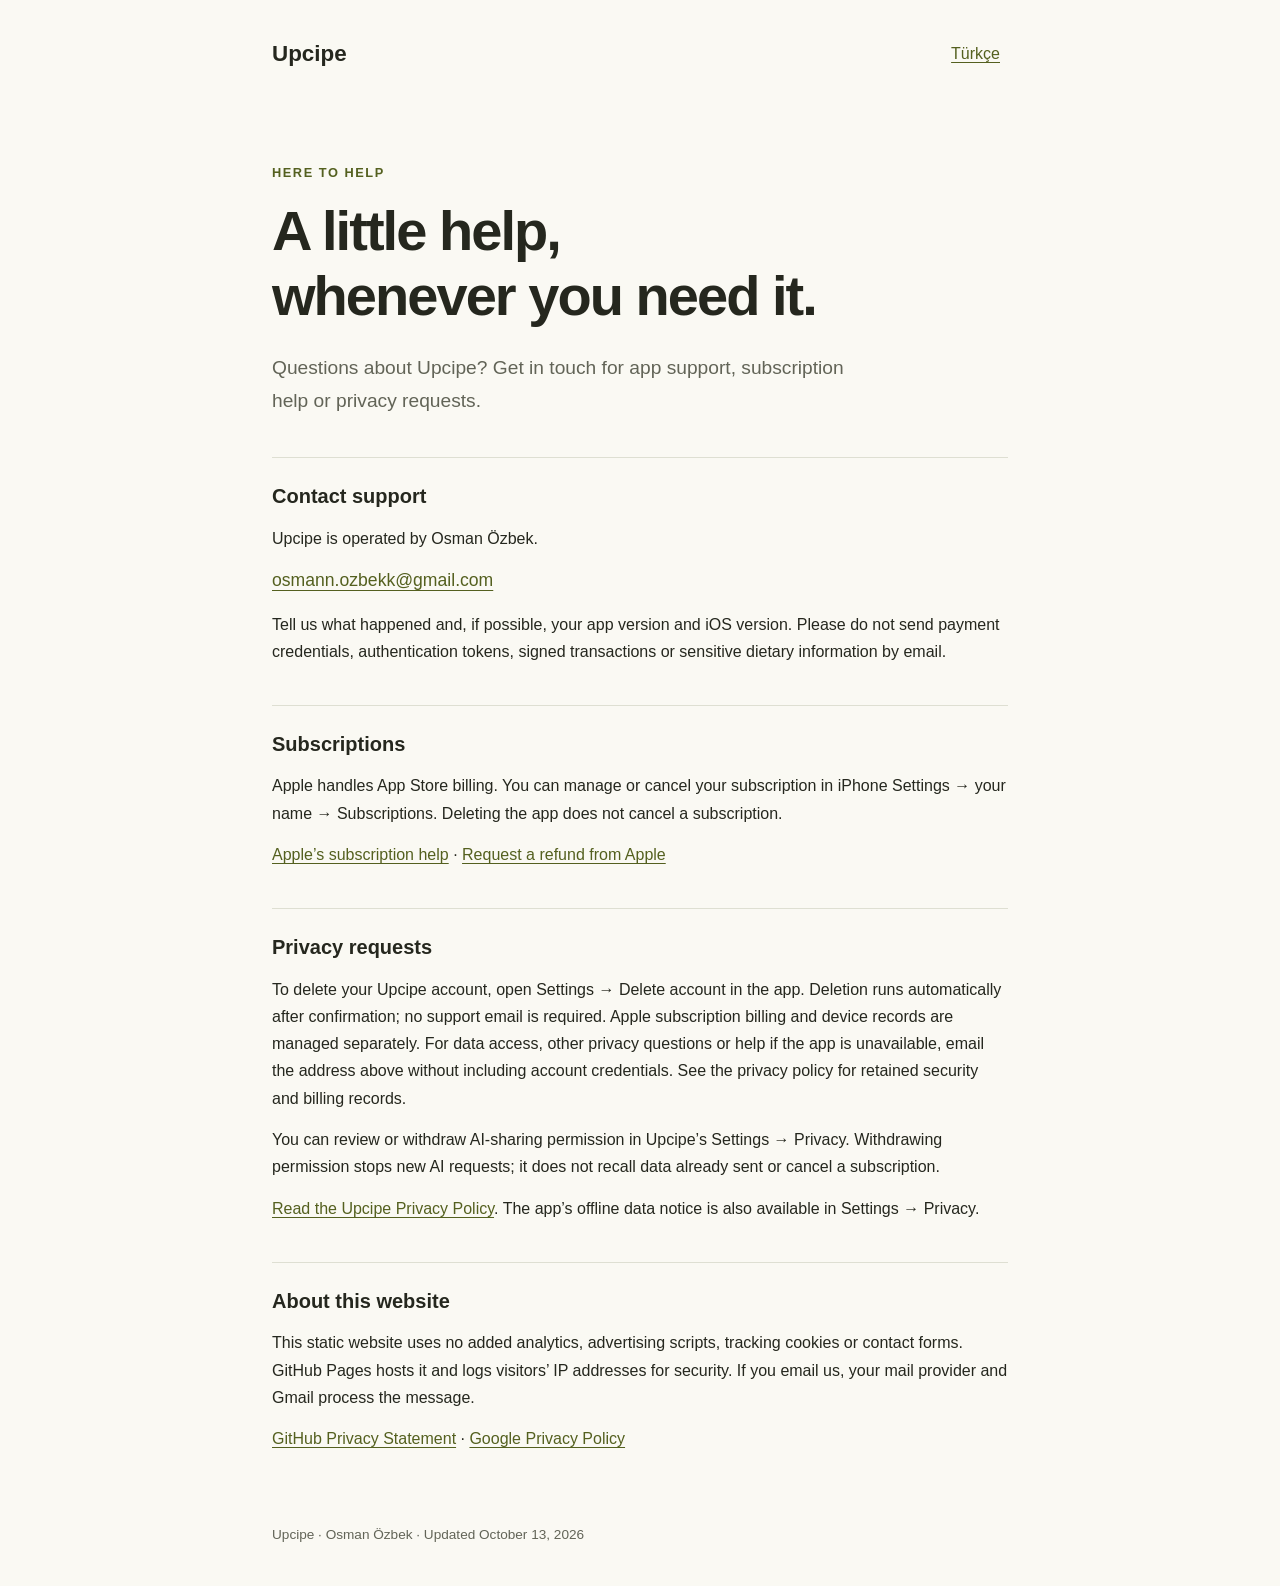
<file: index.html>
<!doctype html>
<html lang="en">
<head>
  <meta charset="utf-8">
  <meta name="viewport" content="width=device-width, initial-scale=1">
  <meta name="description" content="Contact Upcipe support for help with recipes, subscriptions or privacy requests.">
  <meta name="referrer" content="no-referrer">
  <title>Upcipe · Support</title>
  <link rel="stylesheet" href="style.css">
</head>
<body>
  <a class="skip" href="#main">Skip to content</a>
  <header><a class="brand" href="./">Upcipe</a><nav aria-label="Language"><a href="tr/" lang="tr" hreflang="tr">Türkçe</a></nav></header>
  <main id="main">
    <p class="eyebrow">HERE TO HELP</p>
    <h1>A little help,<br>whenever you need it.</h1>
    <p class="intro">Questions about Upcipe? Get in touch for app support, subscription help or privacy requests.</p>
    <section aria-labelledby="contact"><h2 id="contact">Contact support</h2>
      <p>Upcipe is operated by Osman Özbek.</p>
      <p><a class="email" href="mailto:osmann.ozbekk@gmail.com">osmann.ozbekk@gmail.com</a></p>
      <p>Tell us what happened and, if possible, your app version and iOS version. Please do not send payment credentials, authentication tokens, signed transactions or sensitive dietary information by email.</p>
    </section>
    <section aria-labelledby="subscriptions"><h2 id="subscriptions">Subscriptions</h2>
      <p>Apple handles App Store billing. You can manage or cancel your subscription in iPhone Settings → your name → Subscriptions. Deleting the app does not cancel a subscription.</p>
      <p><a href="https://support.apple.com/en-us/118428">Apple’s subscription help</a> · <a href="https://reportaproblem.apple.com/">Request a refund from Apple</a></p>
    </section>
    <section aria-labelledby="privacy"><h2 id="privacy">Privacy requests</h2>
      <p>To delete your Upcipe account, open Settings → Delete account in the app. Deletion runs automatically after confirmation; no support email is required. Apple subscription billing and device records are managed separately. For data access, other privacy questions or help if the app is unavailable, email the address above without including account credentials. See the privacy policy for retained security and billing records.</p>
      <p>You can review or withdraw AI-sharing permission in Upcipe’s Settings → Privacy. Withdrawing permission stops new AI requests; it does not recall data already sent or cancel a subscription.</p>
      <p><a href="privacy/">Read the Upcipe Privacy Policy</a>. The app’s offline data notice is also available in Settings → Privacy.</p>
    </section>
    <section aria-labelledby="website"><h2 id="website">About this website</h2>
      <p>This static website uses no added analytics, advertising scripts, tracking cookies or contact forms. GitHub Pages hosts it and logs visitors’ IP addresses for security. If you email us, your mail provider and Gmail process the message.</p>
      <p><a href="https://docs.github.com/en/site-policy/privacy-policies/github-general-privacy-statement">GitHub Privacy Statement</a> · <a href="https://policies.google.com/privacy">Google Privacy Policy</a></p>
    </section>
  </main>
  <footer>Upcipe · Osman Özbek · Updated October 13, 2026</footer>
</body>
</html>
</file>
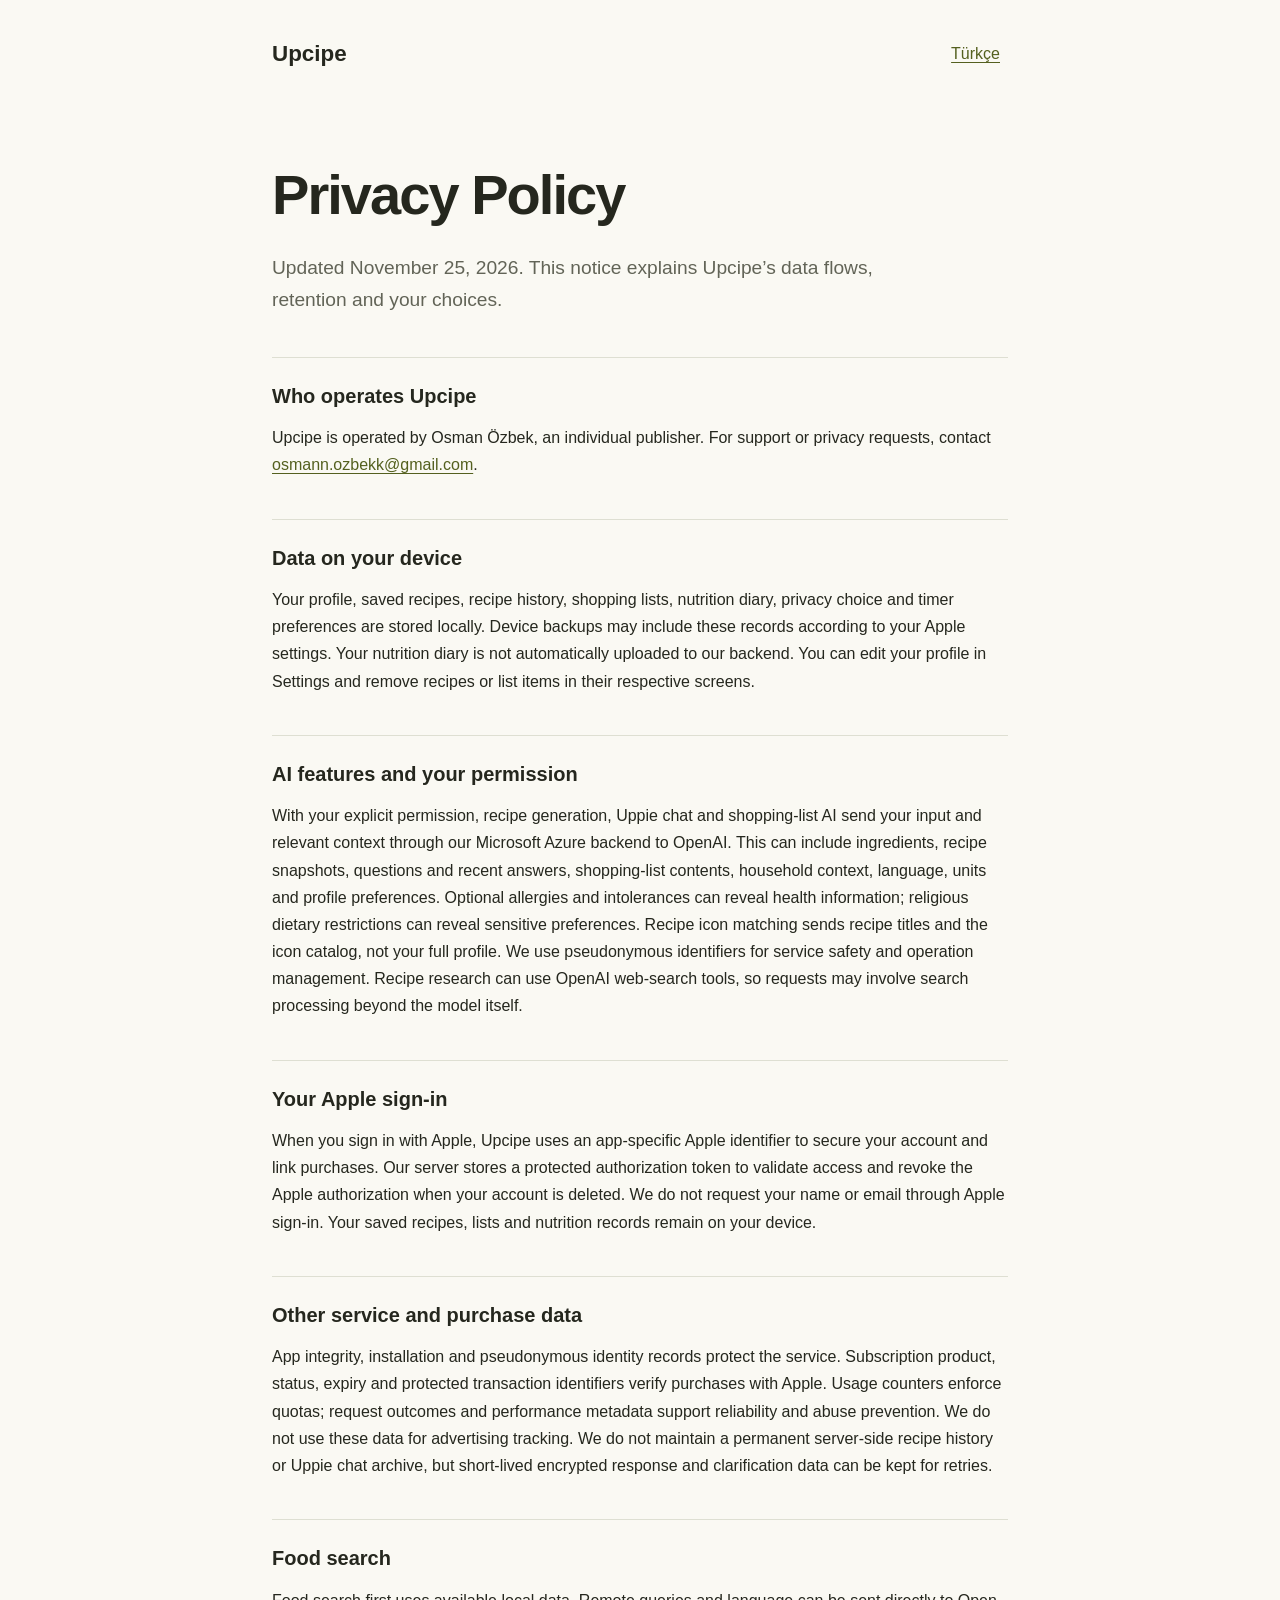
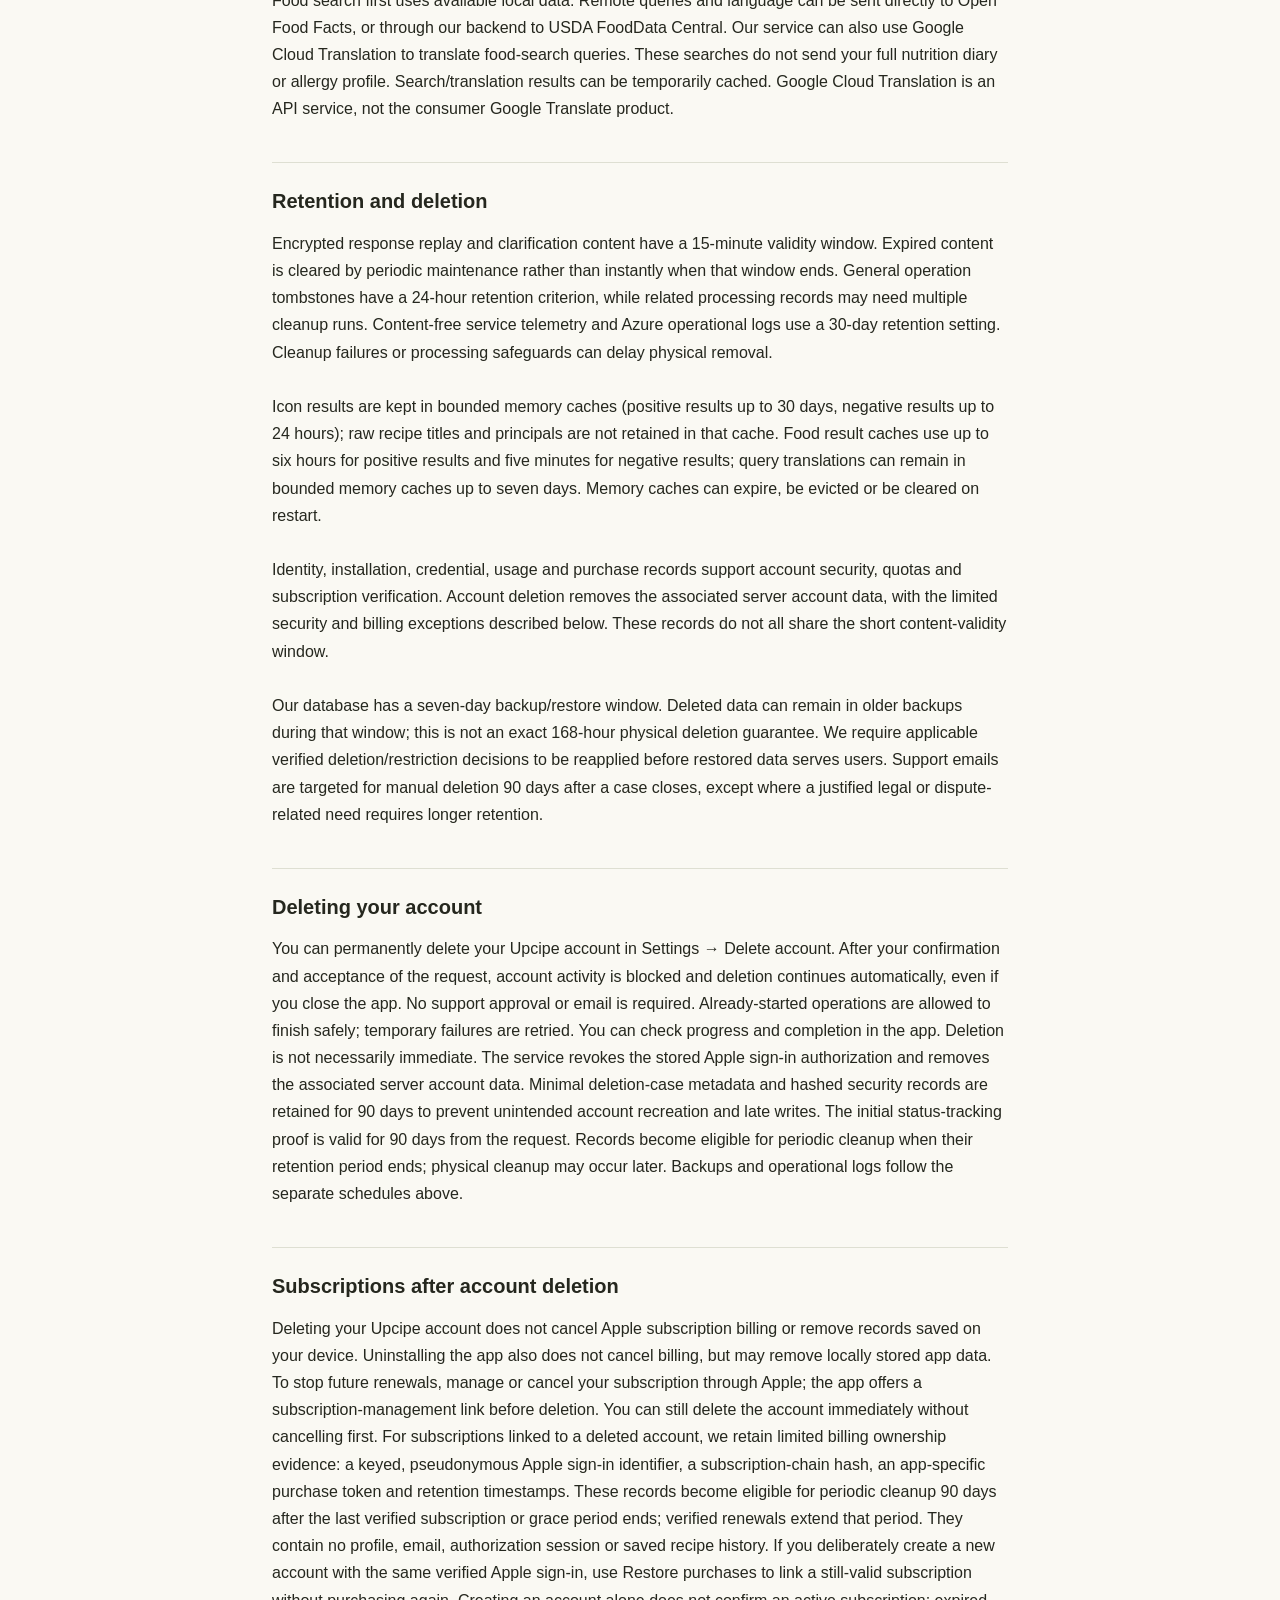
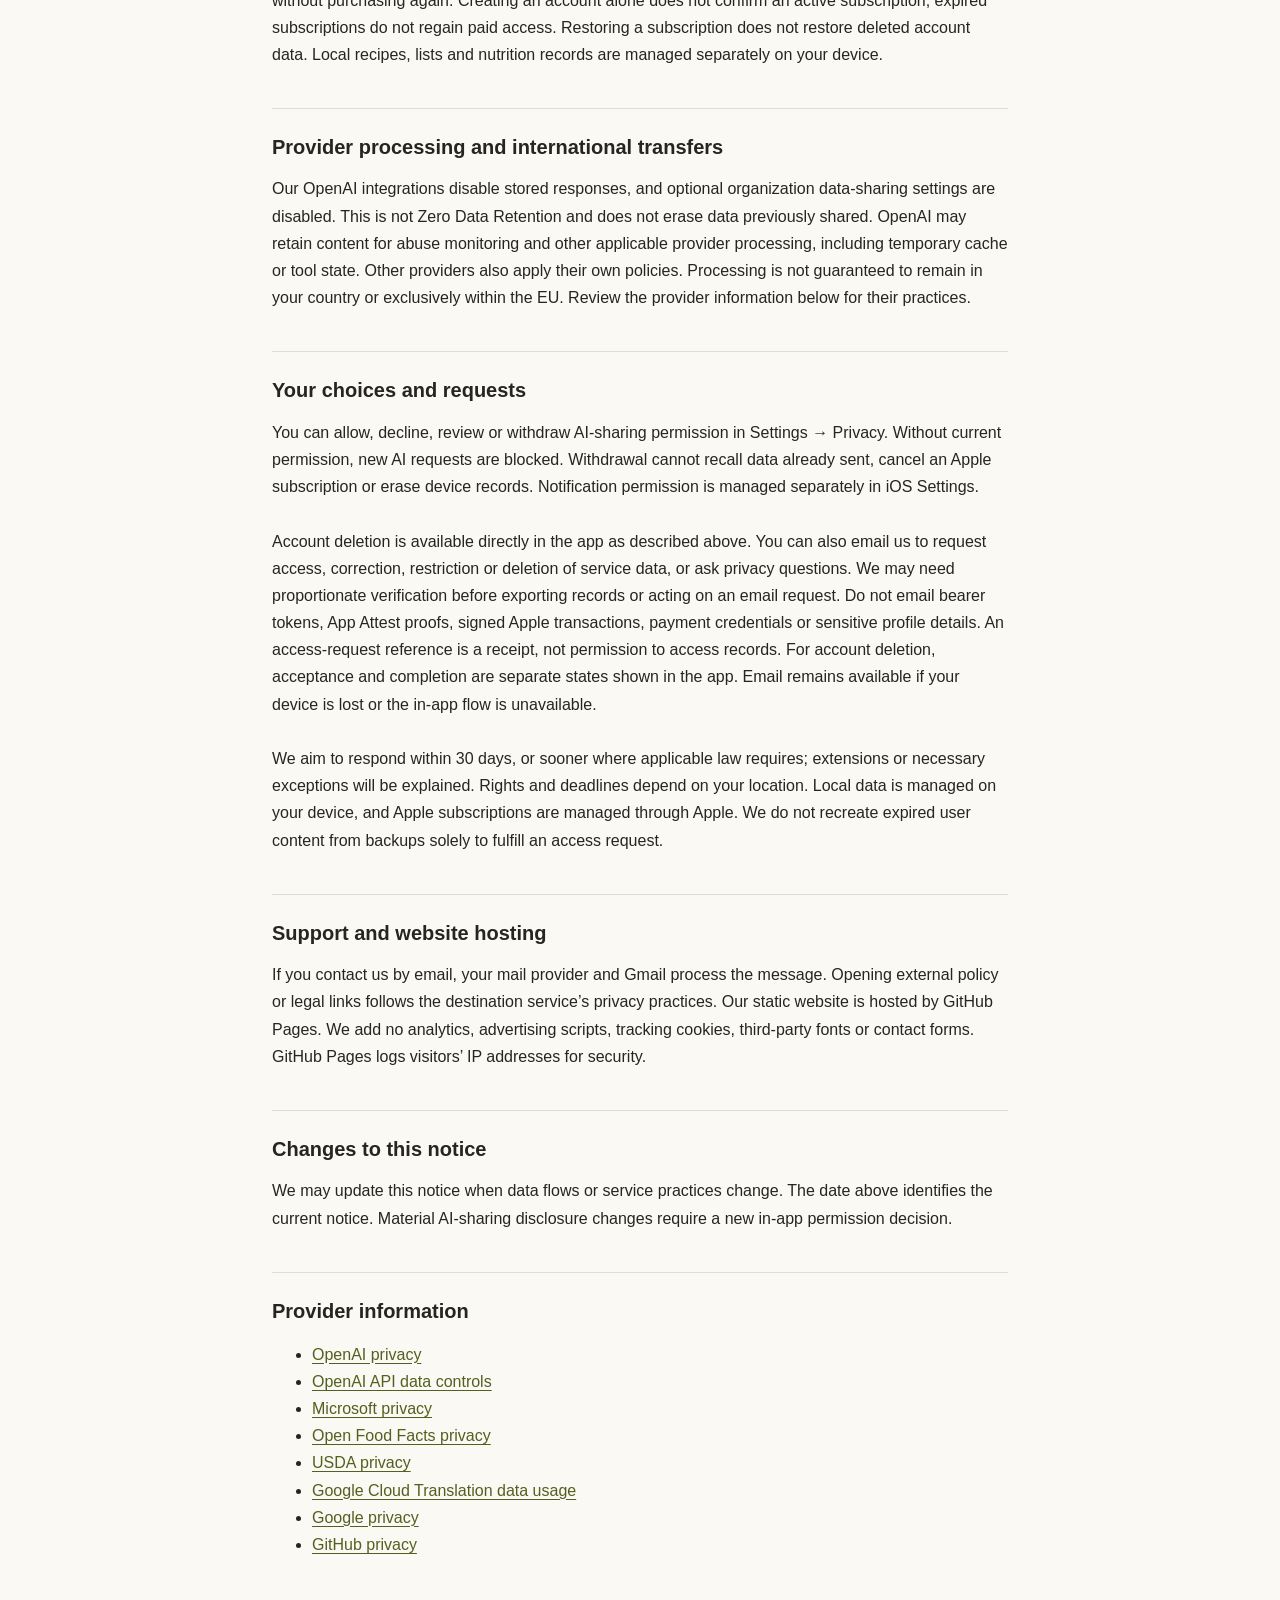
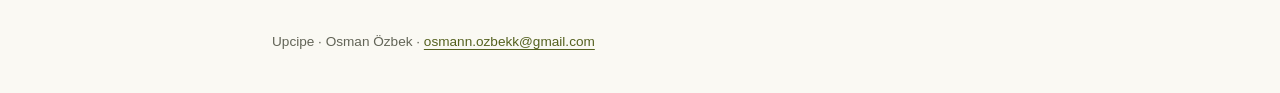
<file: privacy/index.html>
<!doctype html>
<html lang="en">
<head>
<meta charset="utf-8"><meta name="viewport" content="width=device-width, initial-scale=1">
<meta name="referrer" content="no-referrer">
<title>Upcipe · Privacy Policy</title>
<link rel="stylesheet" href="../style.css">
</head>
<body>
<a class="skip" href="#main">Skip to content</a>
<header><a class="brand" href="../">Upcipe</a><nav aria-label="Language"><a href="tr/" lang="tr">Türkçe</a></nav></header>
<main id="main"><h1>Privacy Policy</h1>
<p class="intro">Updated November 25, 2026. This notice explains Upcipe’s data flows, retention and your choices.</p>
<section><h2>Who operates Upcipe</h2><p>Upcipe is operated by Osman Özbek, an individual publisher. For support or privacy requests, contact <a href="mailto:osmann.ozbekk@gmail.com">osmann.ozbekk@gmail.com</a>.</p></section>
<section><h2>Data on your device</h2><p>Your profile, saved recipes, recipe history, shopping lists, nutrition diary, privacy choice and timer preferences are stored locally. Device backups may include these records according to your Apple settings. Your nutrition diary is not automatically uploaded to our backend. You can edit your profile in Settings and remove recipes or list items in their respective screens.</p></section>
<section><h2>AI features and your permission</h2><p>With your explicit permission, recipe generation, Uppie chat and shopping-list AI send your input and relevant context through our Microsoft Azure backend to OpenAI. This can include ingredients, recipe snapshots, questions and recent answers, shopping-list contents, household context, language, units and profile preferences. Optional allergies and intolerances can reveal health information; religious dietary restrictions can reveal sensitive preferences. Recipe icon matching sends recipe titles and the icon catalog, not your full profile. We use pseudonymous identifiers for service safety and operation management. Recipe research can use OpenAI web-search tools, so requests may involve search processing beyond the model itself.</p></section>
<section><h2>Your Apple sign-in</h2><p>When you sign in with Apple, Upcipe uses an app-specific Apple identifier to secure your account and link purchases. Our server stores a protected authorization token to validate access and revoke the Apple authorization when your account is deleted. We do not request your name or email through Apple sign-in. Your saved recipes, lists and nutrition records remain on your device.</p></section>
<section><h2>Other service and purchase data</h2><p>App integrity, installation and pseudonymous identity records protect the service. Subscription product, status, expiry and protected transaction identifiers verify purchases with Apple. Usage counters enforce quotas; request outcomes and performance metadata support reliability and abuse prevention. We do not use these data for advertising tracking. We do not maintain a permanent server-side recipe history or Uppie chat archive, but short-lived encrypted response and clarification data can be kept for retries.</p></section>
<section><h2>Food search</h2><p>Food search first uses available local data. Remote queries and language can be sent directly to Open Food Facts, or through our backend to USDA FoodData Central. Our service can also use Google Cloud Translation to translate food-search queries. These searches do not send your full nutrition diary or allergy profile. Search/translation results can be temporarily cached. Google Cloud Translation is an API service, not the consumer Google Translate product.</p></section>
<section><h2>Retention and deletion</h2><p>Encrypted response replay and clarification content have a 15-minute validity window. Expired content is cleared by periodic maintenance rather than instantly when that window ends. General operation tombstones have a 24-hour retention criterion, while related processing records may need multiple cleanup runs. Content-free service telemetry and Azure operational logs use a 30-day retention setting. Cleanup failures or processing safeguards can delay physical removal.<br><br>Icon results are kept in bounded memory caches (positive results up to 30 days, negative results up to 24 hours); raw recipe titles and principals are not retained in that cache. Food result caches use up to six hours for positive results and five minutes for negative results; query translations can remain in bounded memory caches up to seven days. Memory caches can expire, be evicted or be cleared on restart.<br><br>Identity, installation, credential, usage and purchase records support account security, quotas and subscription verification. Account deletion removes the associated server account data, with the limited security and billing exceptions described below. These records do not all share the short content-validity window.<br><br>Our database has a seven-day backup/restore window. Deleted data can remain in older backups during that window; this is not an exact 168-hour physical deletion guarantee. We require applicable verified deletion/restriction decisions to be reapplied before restored data serves users. Support emails are targeted for manual deletion 90 days after a case closes, except where a justified legal or dispute-related need requires longer retention.</p></section>
<section><h2>Deleting your account</h2><p>You can permanently delete your Upcipe account in Settings → Delete account. After your confirmation and acceptance of the request, account activity is blocked and deletion continues automatically, even if you close the app. No support approval or email is required. Already-started operations are allowed to finish safely; temporary failures are retried. You can check progress and completion in the app. Deletion is not necessarily immediate. The service revokes the stored Apple sign-in authorization and removes the associated server account data. Minimal deletion-case metadata and hashed security records are retained for 90 days to prevent unintended account recreation and late writes. The initial status-tracking proof is valid for 90 days from the request. Records become eligible for periodic cleanup when their retention period ends; physical cleanup may occur later. Backups and operational logs follow the separate schedules above.</p></section>
<section><h2>Subscriptions after account deletion</h2><p>Deleting your Upcipe account does not cancel Apple subscription billing or remove records saved on your device. Uninstalling the app also does not cancel billing, but may remove locally stored app data. To stop future renewals, manage or cancel your subscription through Apple; the app offers a subscription-management link before deletion. You can still delete the account immediately without cancelling first. For subscriptions linked to a deleted account, we retain limited billing ownership evidence: a keyed, pseudonymous Apple sign-in identifier, a subscription-chain hash, an app-specific purchase token and retention timestamps. These records become eligible for periodic cleanup 90 days after the last verified subscription or grace period ends; verified renewals extend that period. They contain no profile, email, authorization session or saved recipe history. If you deliberately create a new account with the same verified Apple sign-in, use Restore purchases to link a still-valid subscription without purchasing again. Creating an account alone does not confirm an active subscription; expired subscriptions do not regain paid access. Restoring a subscription does not restore deleted account data. Local recipes, lists and nutrition records are managed separately on your device.</p></section>
<section><h2>Provider processing and international transfers</h2><p>Our OpenAI integrations disable stored responses, and optional organization data-sharing settings are disabled. This is not Zero Data Retention and does not erase data previously shared. OpenAI may retain content for abuse monitoring and other applicable provider processing, including temporary cache or tool state. Other providers also apply their own policies. Processing is not guaranteed to remain in your country or exclusively within the EU. Review the provider information below for their practices.</p></section>
<section><h2>Your choices and requests</h2><p>You can allow, decline, review or withdraw AI-sharing permission in Settings → Privacy. Without current permission, new AI requests are blocked. Withdrawal cannot recall data already sent, cancel an Apple subscription or erase device records. Notification permission is managed separately in iOS Settings.<br><br>Account deletion is available directly in the app as described above. You can also email us to request access, correction, restriction or deletion of service data, or ask privacy questions. We may need proportionate verification before exporting records or acting on an email request. Do not email bearer tokens, App Attest proofs, signed Apple transactions, payment credentials or sensitive profile details. An access-request reference is a receipt, not permission to access records. For account deletion, acceptance and completion are separate states shown in the app. Email remains available if your device is lost or the in-app flow is unavailable.<br><br>We aim to respond within 30 days, or sooner where applicable law requires; extensions or necessary exceptions will be explained. Rights and deadlines depend on your location. Local data is managed on your device, and Apple subscriptions are managed through Apple. We do not recreate expired user content from backups solely to fulfill an access request.</p></section>
<section><h2>Support and website hosting</h2><p>If you contact us by email, your mail provider and Gmail process the message. Opening external policy or legal links follows the destination service’s privacy practices. Our static website is hosted by GitHub Pages. We add no analytics, advertising scripts, tracking cookies, third-party fonts or contact forms. GitHub Pages logs visitors’ IP addresses for security.</p></section>
<section><h2>Changes to this notice</h2><p>We may update this notice when data flows or service practices change. The date above identifies the current notice. Material AI-sharing disclosure changes require a new in-app permission decision.</p></section>
<section><h2>Provider information</h2><ul>
<li><a href="https://openai.com/policies/privacy-policy/">OpenAI privacy</a></li>
<li><a href="https://developers.openai.com/api/docs/guides/your-data">OpenAI API data controls</a></li>
<li><a href="https://www.microsoft.com/en-us/privacy/privacystatement">Microsoft privacy</a></li>
<li><a href="https://world.openfoodfacts.org/privacy">Open Food Facts privacy</a></li>
<li><a href="https://www.usda.gov/privacy-policy">USDA privacy</a></li>
<li><a href="https://docs.cloud.google.com/translate/data-usage">Google Cloud Translation data usage</a></li>
<li><a href="https://policies.google.com/privacy">Google privacy</a></li>
<li><a href="https://docs.github.com/en/site-policy/privacy-policies/github-general-privacy-statement">GitHub privacy</a></li>
</ul></section>
</main><footer>Upcipe · Osman Özbek · <a href="mailto:osmann.ozbekk@gmail.com">osmann.ozbekk@gmail.com</a></footer>
</body></html>
</file>
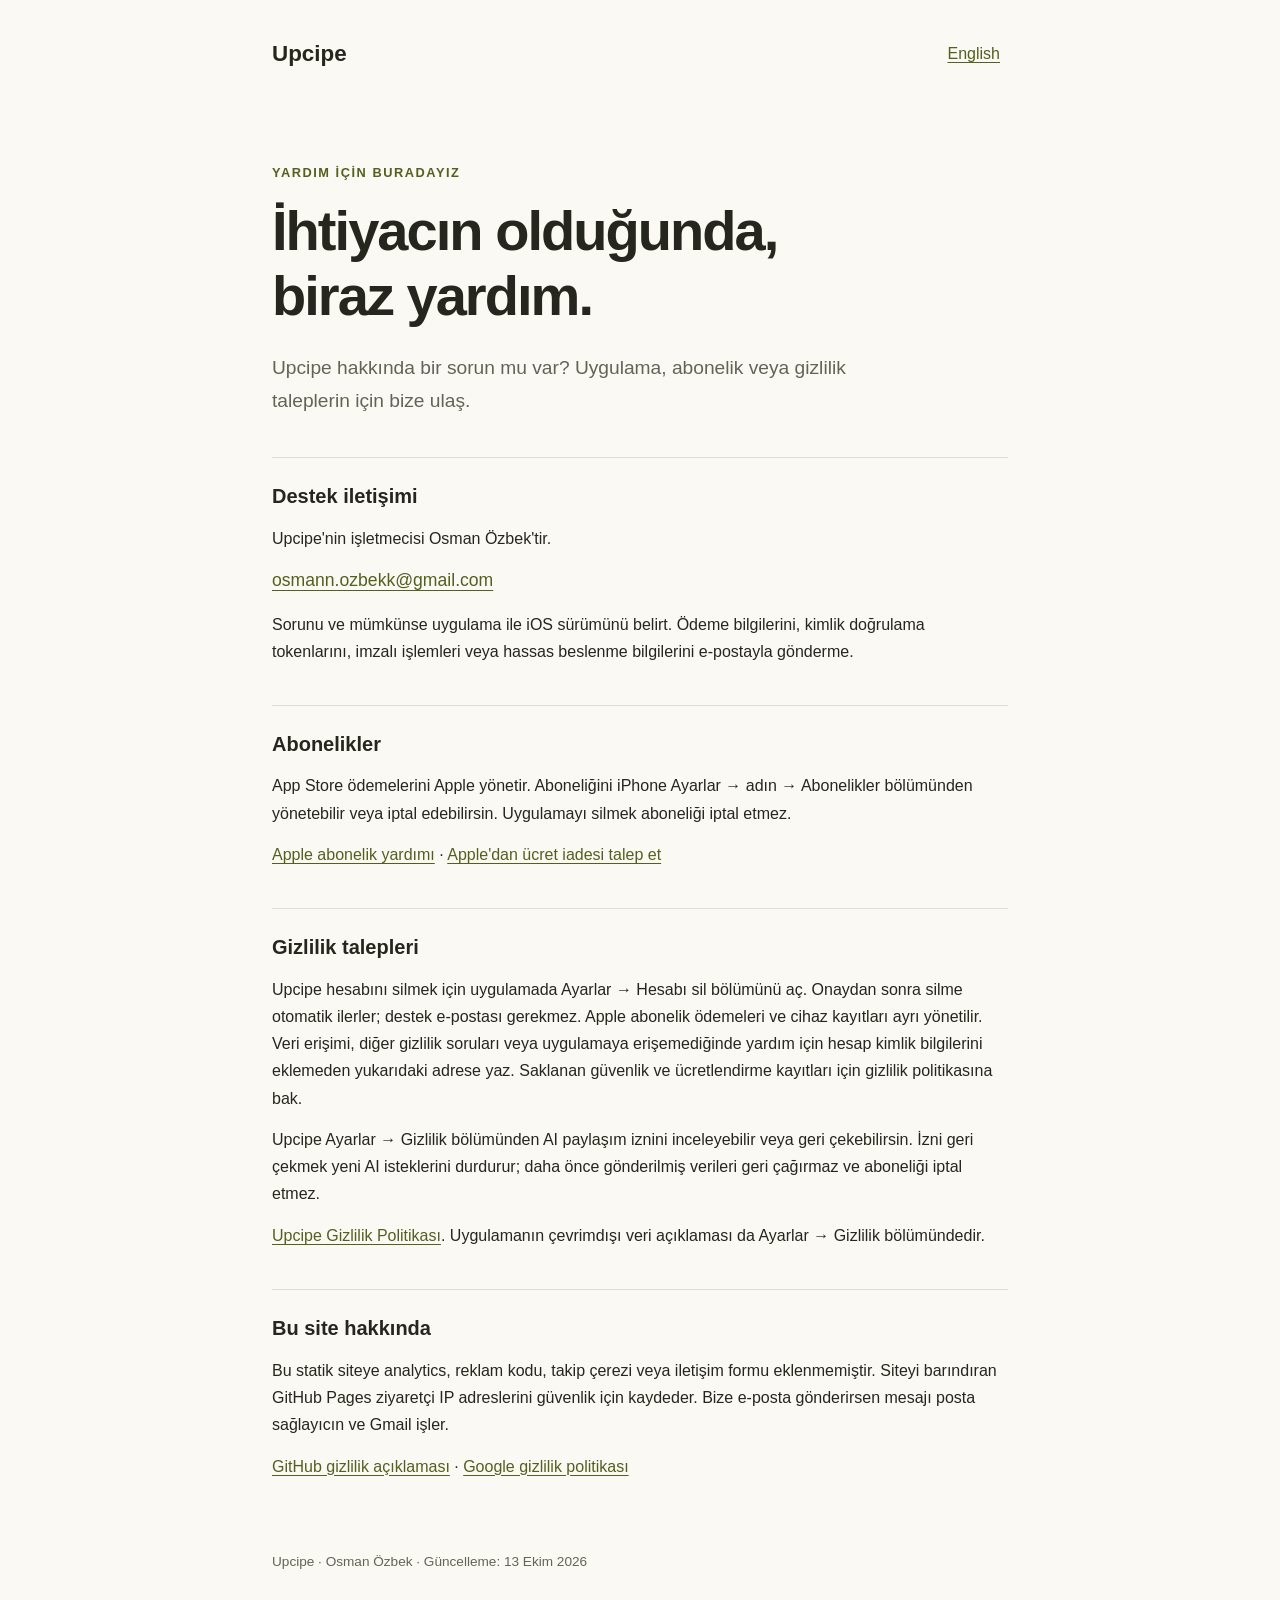
<file: tr/index.html>
<!doctype html>
<html lang="tr">
<head>
  <meta charset="utf-8">
  <meta name="viewport" content="width=device-width, initial-scale=1">
  <meta name="description" content="Upcipe uygulaması, abonelikler ve gizlilik talepleri için destek.">
  <meta name="referrer" content="no-referrer">
  <title>Upcipe · Destek</title>
  <link rel="stylesheet" href="../style.css">
</head>
<body>
  <a class="skip" href="#main">İçeriğe geç</a>
  <header><a class="brand" href="../">Upcipe</a><nav aria-label="Dil"><a href="../" lang="en" hreflang="en">English</a></nav></header>
  <main id="main">
    <p class="eyebrow">YARDIM İÇİN BURADAYIZ</p>
    <h1>İhtiyacın olduğunda,<br>biraz yardım.</h1>
    <p class="intro">Upcipe hakkında bir sorun mu var? Uygulama, abonelik veya gizlilik taleplerin için bize ulaş.</p>
    <section aria-labelledby="contact"><h2 id="contact">Destek iletişimi</h2>
      <p>Upcipe'nin işletmecisi Osman Özbek'tir.</p>
      <p><a class="email" href="mailto:osmann.ozbekk@gmail.com">osmann.ozbekk@gmail.com</a></p>
      <p>Sorunu ve mümkünse uygulama ile iOS sürümünü belirt. Ödeme bilgilerini, kimlik doğrulama tokenlarını, imzalı işlemleri veya hassas beslenme bilgilerini e-postayla gönderme.</p>
    </section>
    <section aria-labelledby="subscriptions"><h2 id="subscriptions">Abonelikler</h2>
      <p>App Store ödemelerini Apple yönetir. Aboneliğini iPhone Ayarlar → adın → Abonelikler bölümünden yönetebilir veya iptal edebilirsin. Uygulamayı silmek aboneliği iptal etmez.</p>
      <p><a href="https://support.apple.com/tr-tr/118428">Apple abonelik yardımı</a> · <a href="https://reportaproblem.apple.com/">Apple'dan ücret iadesi talep et</a></p>
    </section>
    <section aria-labelledby="privacy"><h2 id="privacy">Gizlilik talepleri</h2>
      <p>Upcipe hesabını silmek için uygulamada Ayarlar → Hesabı sil bölümünü aç. Onaydan sonra silme otomatik ilerler; destek e-postası gerekmez. Apple abonelik ödemeleri ve cihaz kayıtları ayrı yönetilir. Veri erişimi, diğer gizlilik soruları veya uygulamaya erişemediğinde yardım için hesap kimlik bilgilerini eklemeden yukarıdaki adrese yaz. Saklanan güvenlik ve ücretlendirme kayıtları için gizlilik politikasına bak.</p>
      <p>Upcipe Ayarlar → Gizlilik bölümünden AI paylaşım iznini inceleyebilir veya geri çekebilirsin. İzni geri çekmek yeni AI isteklerini durdurur; daha önce gönderilmiş verileri geri çağırmaz ve aboneliği iptal etmez.</p>
      <p><a href="../privacy/tr/">Upcipe Gizlilik Politikası</a>. Uygulamanın çevrimdışı veri açıklaması da Ayarlar → Gizlilik bölümündedir.</p>
    </section>
    <section aria-labelledby="website"><h2 id="website">Bu site hakkında</h2>
      <p>Bu statik siteye analytics, reklam kodu, takip çerezi veya iletişim formu eklenmemiştir. Siteyi barındıran GitHub Pages ziyaretçi IP adreslerini güvenlik için kaydeder. Bize e-posta gönderirsen mesajı posta sağlayıcın ve Gmail işler.</p>
      <p><a href="https://docs.github.com/en/site-policy/privacy-policies/github-general-privacy-statement">GitHub gizlilik açıklaması</a> · <a href="https://policies.google.com/privacy">Google gizlilik politikası</a></p>
    </section>
  </main>
  <footer>Upcipe · Osman Özbek · Güncelleme: 13 Ekim 2026</footer>
</body>
</html>
</file>
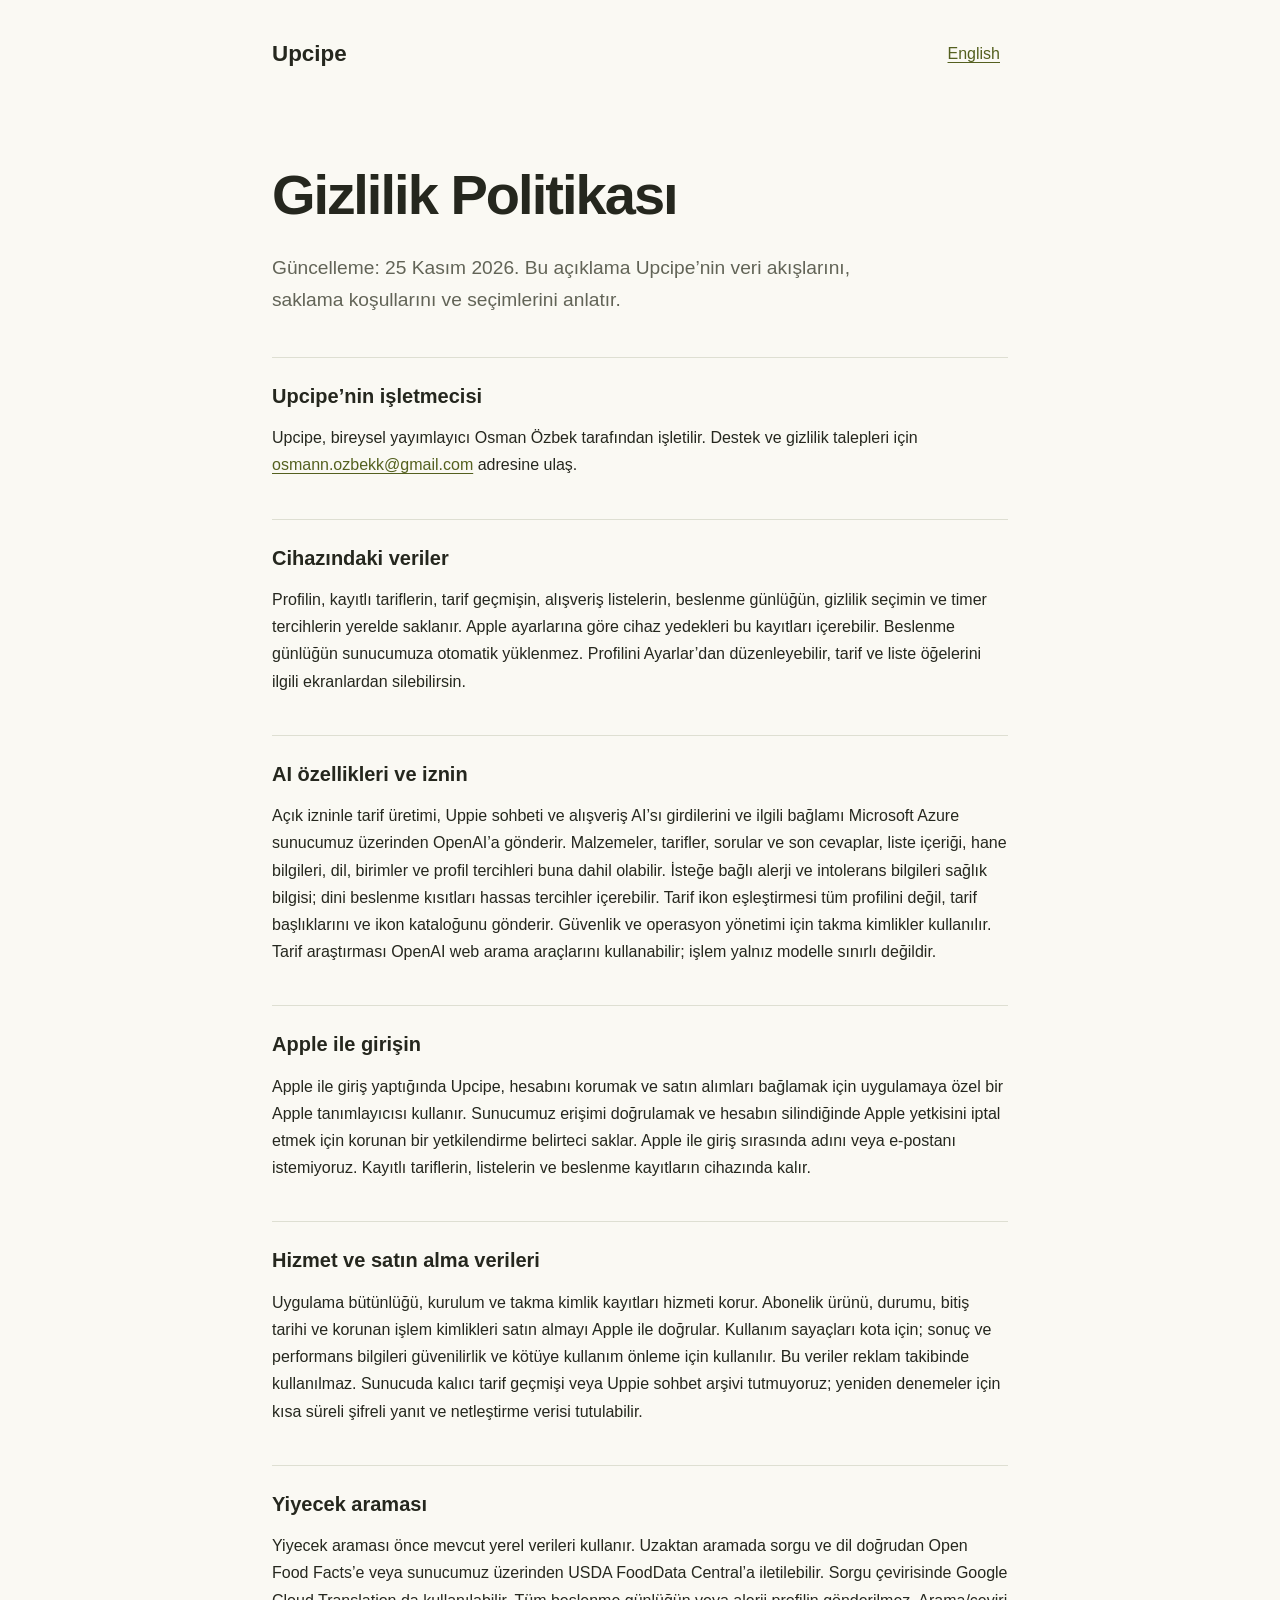
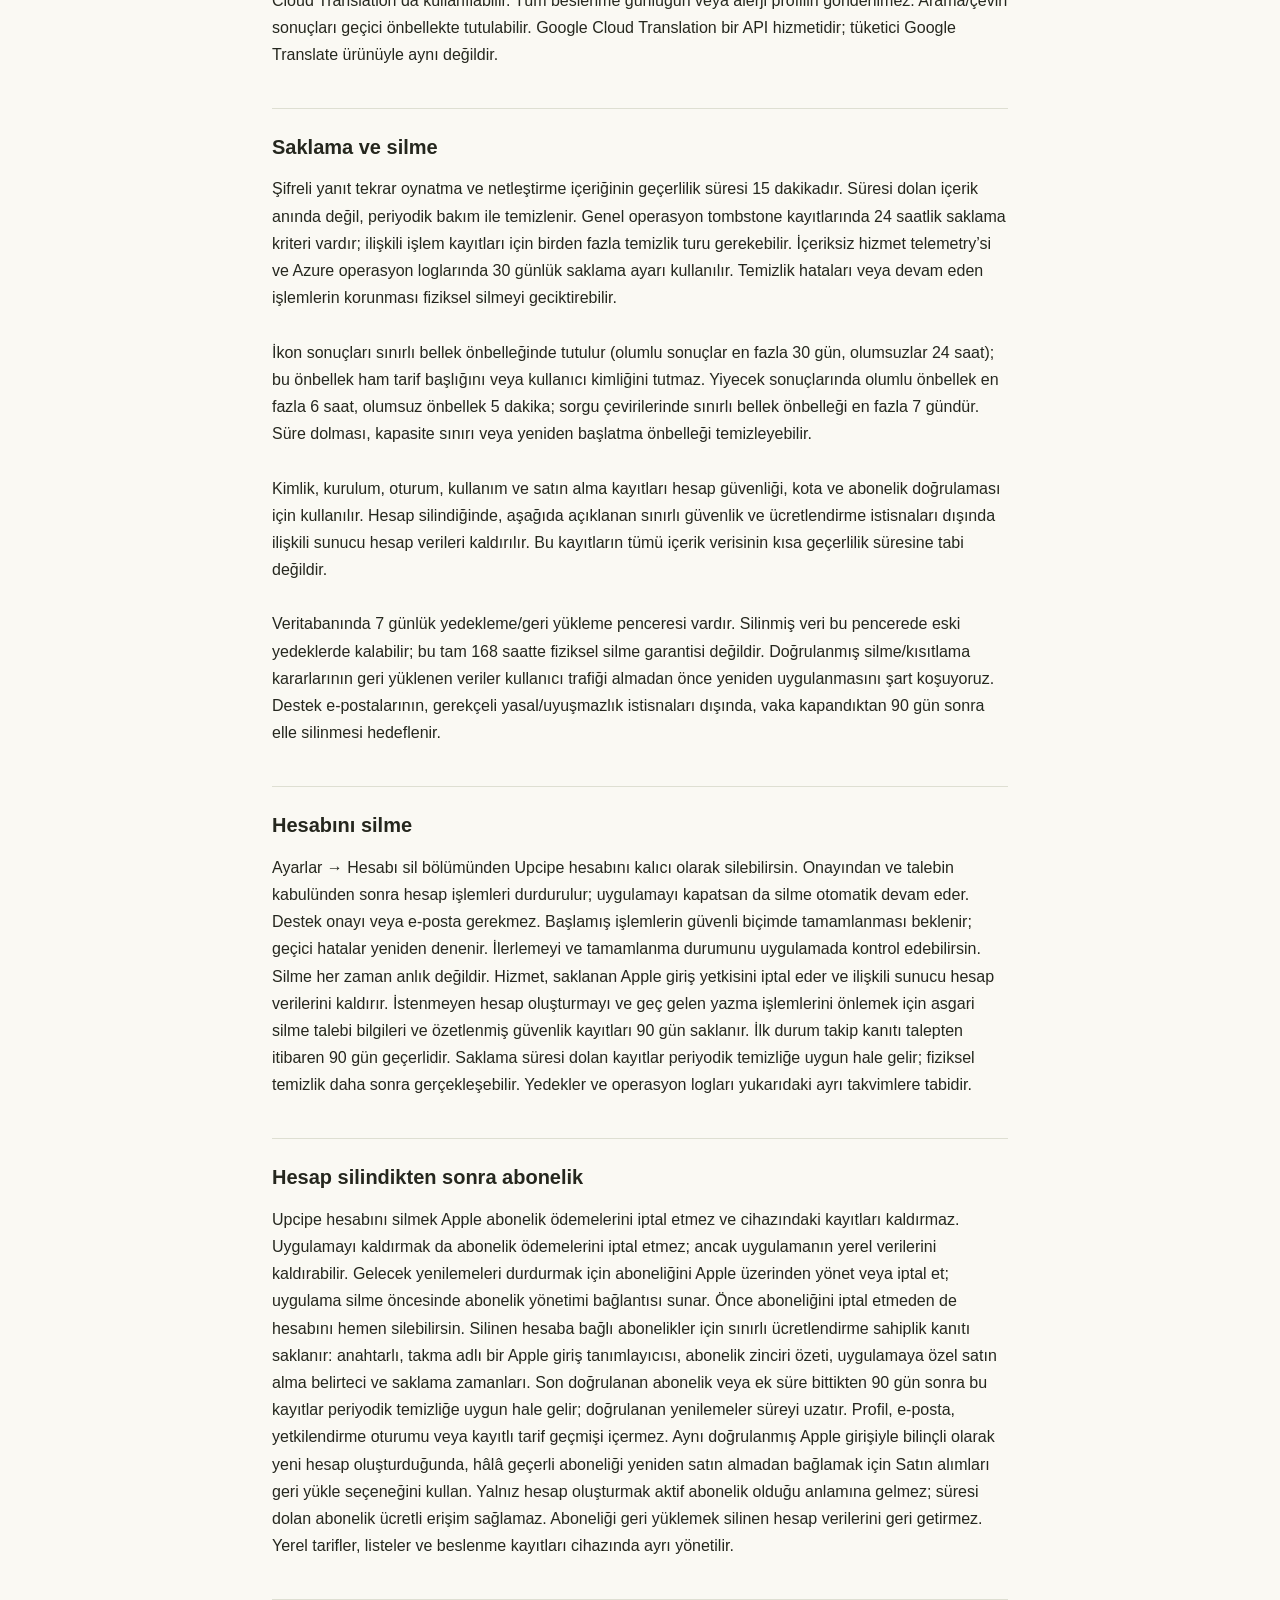
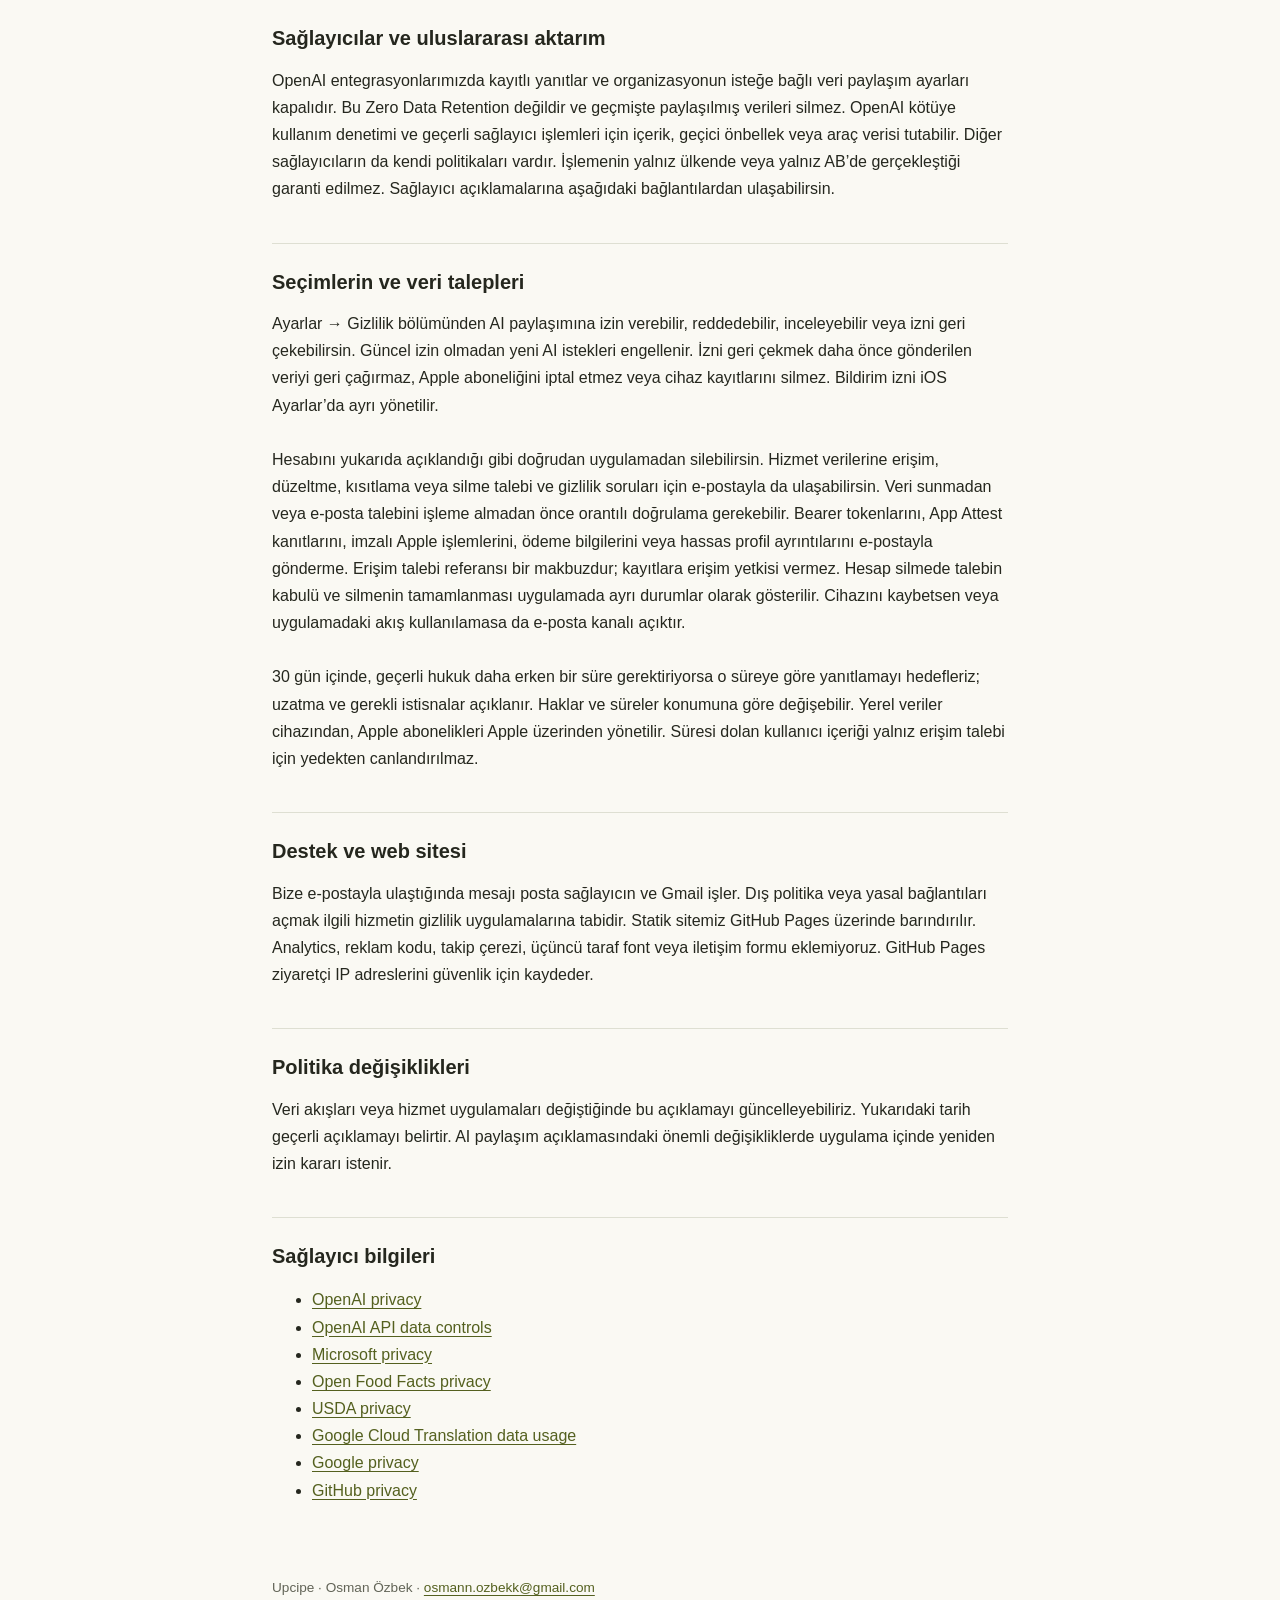
<file: privacy/tr/index.html>
<!doctype html>
<html lang="tr">
<head>
<meta charset="utf-8"><meta name="viewport" content="width=device-width, initial-scale=1">
<meta name="referrer" content="no-referrer">
<title>Upcipe · Gizlilik Politikası</title>
<link rel="stylesheet" href="../../style.css">
</head>
<body>
<a class="skip" href="#main">İçeriğe geç</a>
<header><a class="brand" href="../../">Upcipe</a><nav aria-label="Dil"><a href="../" lang="en">English</a></nav></header>
<main id="main"><h1>Gizlilik Politikası</h1>
<p class="intro">Güncelleme: 25 Kasım 2026. Bu açıklama Upcipe’nin veri akışlarını, saklama koşullarını ve seçimlerini anlatır.</p>
<section><h2>Upcipe’nin işletmecisi</h2><p>Upcipe, bireysel yayımlayıcı Osman Özbek tarafından işletilir. Destek ve gizlilik talepleri için <a href="mailto:osmann.ozbekk@gmail.com">osmann.ozbekk@gmail.com</a> adresine ulaş.</p></section>
<section><h2>Cihazındaki veriler</h2><p>Profilin, kayıtlı tariflerin, tarif geçmişin, alışveriş listelerin, beslenme günlüğün, gizlilik seçimin ve timer tercihlerin yerelde saklanır. Apple ayarlarına göre cihaz yedekleri bu kayıtları içerebilir. Beslenme günlüğün sunucumuza otomatik yüklenmez. Profilini Ayarlar’dan düzenleyebilir, tarif ve liste öğelerini ilgili ekranlardan silebilirsin.</p></section>
<section><h2>AI özellikleri ve iznin</h2><p>Açık izninle tarif üretimi, Uppie sohbeti ve alışveriş AI’sı girdilerini ve ilgili bağlamı Microsoft Azure sunucumuz üzerinden OpenAI’a gönderir. Malzemeler, tarifler, sorular ve son cevaplar, liste içeriği, hane bilgileri, dil, birimler ve profil tercihleri buna dahil olabilir. İsteğe bağlı alerji ve intolerans bilgileri sağlık bilgisi; dini beslenme kısıtları hassas tercihler içerebilir. Tarif ikon eşleştirmesi tüm profilini değil, tarif başlıklarını ve ikon kataloğunu gönderir. Güvenlik ve operasyon yönetimi için takma kimlikler kullanılır. Tarif araştırması OpenAI web arama araçlarını kullanabilir; işlem yalnız modelle sınırlı değildir.</p></section>
<section><h2>Apple ile girişin</h2><p>Apple ile giriş yaptığında Upcipe, hesabını korumak ve satın alımları bağlamak için uygulamaya özel bir Apple tanımlayıcısı kullanır. Sunucumuz erişimi doğrulamak ve hesabın silindiğinde Apple yetkisini iptal etmek için korunan bir yetkilendirme belirteci saklar. Apple ile giriş sırasında adını veya e-postanı istemiyoruz. Kayıtlı tariflerin, listelerin ve beslenme kayıtların cihazında kalır.</p></section>
<section><h2>Hizmet ve satın alma verileri</h2><p>Uygulama bütünlüğü, kurulum ve takma kimlik kayıtları hizmeti korur. Abonelik ürünü, durumu, bitiş tarihi ve korunan işlem kimlikleri satın almayı Apple ile doğrular. Kullanım sayaçları kota için; sonuç ve performans bilgileri güvenilirlik ve kötüye kullanım önleme için kullanılır. Bu veriler reklam takibinde kullanılmaz. Sunucuda kalıcı tarif geçmişi veya Uppie sohbet arşivi tutmuyoruz; yeniden denemeler için kısa süreli şifreli yanıt ve netleştirme verisi tutulabilir.</p></section>
<section><h2>Yiyecek araması</h2><p>Yiyecek araması önce mevcut yerel verileri kullanır. Uzaktan aramada sorgu ve dil doğrudan Open Food Facts’e veya sunucumuz üzerinden USDA FoodData Central’a iletilebilir. Sorgu çevirisinde Google Cloud Translation da kullanılabilir. Tüm beslenme günlüğün veya alerji profilin gönderilmez. Arama/çeviri sonuçları geçici önbellekte tutulabilir. Google Cloud Translation bir API hizmetidir; tüketici Google Translate ürünüyle aynı değildir.</p></section>
<section><h2>Saklama ve silme</h2><p>Şifreli yanıt tekrar oynatma ve netleştirme içeriğinin geçerlilik süresi 15 dakikadır. Süresi dolan içerik anında değil, periyodik bakım ile temizlenir. Genel operasyon tombstone kayıtlarında 24 saatlik saklama kriteri vardır; ilişkili işlem kayıtları için birden fazla temizlik turu gerekebilir. İçeriksiz hizmet telemetry’si ve Azure operasyon loglarında 30 günlük saklama ayarı kullanılır. Temizlik hataları veya devam eden işlemlerin korunması fiziksel silmeyi geciktirebilir.<br><br>İkon sonuçları sınırlı bellek önbelleğinde tutulur (olumlu sonuçlar en fazla 30 gün, olumsuzlar 24 saat); bu önbellek ham tarif başlığını veya kullanıcı kimliğini tutmaz. Yiyecek sonuçlarında olumlu önbellek en fazla 6 saat, olumsuz önbellek 5 dakika; sorgu çevirilerinde sınırlı bellek önbelleği en fazla 7 gündür. Süre dolması, kapasite sınırı veya yeniden başlatma önbelleği temizleyebilir.<br><br>Kimlik, kurulum, oturum, kullanım ve satın alma kayıtları hesap güvenliği, kota ve abonelik doğrulaması için kullanılır. Hesap silindiğinde, aşağıda açıklanan sınırlı güvenlik ve ücretlendirme istisnaları dışında ilişkili sunucu hesap verileri kaldırılır. Bu kayıtların tümü içerik verisinin kısa geçerlilik süresine tabi değildir.<br><br>Veritabanında 7 günlük yedekleme/geri yükleme penceresi vardır. Silinmiş veri bu pencerede eski yedeklerde kalabilir; bu tam 168 saatte fiziksel silme garantisi değildir. Doğrulanmış silme/kısıtlama kararlarının geri yüklenen veriler kullanıcı trafiği almadan önce yeniden uygulanmasını şart koşuyoruz. Destek e-postalarının, gerekçeli yasal/uyuşmazlık istisnaları dışında, vaka kapandıktan 90 gün sonra elle silinmesi hedeflenir.</p></section>
<section><h2>Hesabını silme</h2><p>Ayarlar → Hesabı sil bölümünden Upcipe hesabını kalıcı olarak silebilirsin. Onayından ve talebin kabulünden sonra hesap işlemleri durdurulur; uygulamayı kapatsan da silme otomatik devam eder. Destek onayı veya e-posta gerekmez. Başlamış işlemlerin güvenli biçimde tamamlanması beklenir; geçici hatalar yeniden denenir. İlerlemeyi ve tamamlanma durumunu uygulamada kontrol edebilirsin. Silme her zaman anlık değildir. Hizmet, saklanan Apple giriş yetkisini iptal eder ve ilişkili sunucu hesap verilerini kaldırır. İstenmeyen hesap oluşturmayı ve geç gelen yazma işlemlerini önlemek için asgari silme talebi bilgileri ve özetlenmiş güvenlik kayıtları 90 gün saklanır. İlk durum takip kanıtı talepten itibaren 90 gün geçerlidir. Saklama süresi dolan kayıtlar periyodik temizliğe uygun hale gelir; fiziksel temizlik daha sonra gerçekleşebilir. Yedekler ve operasyon logları yukarıdaki ayrı takvimlere tabidir.</p></section>
<section><h2>Hesap silindikten sonra abonelik</h2><p>Upcipe hesabını silmek Apple abonelik ödemelerini iptal etmez ve cihazındaki kayıtları kaldırmaz. Uygulamayı kaldırmak da abonelik ödemelerini iptal etmez; ancak uygulamanın yerel verilerini kaldırabilir. Gelecek yenilemeleri durdurmak için aboneliğini Apple üzerinden yönet veya iptal et; uygulama silme öncesinde abonelik yönetimi bağlantısı sunar. Önce aboneliğini iptal etmeden de hesabını hemen silebilirsin. Silinen hesaba bağlı abonelikler için sınırlı ücretlendirme sahiplik kanıtı saklanır: anahtarlı, takma adlı bir Apple giriş tanımlayıcısı, abonelik zinciri özeti, uygulamaya özel satın alma belirteci ve saklama zamanları. Son doğrulanan abonelik veya ek süre bittikten 90 gün sonra bu kayıtlar periyodik temizliğe uygun hale gelir; doğrulanan yenilemeler süreyi uzatır. Profil, e-posta, yetkilendirme oturumu veya kayıtlı tarif geçmişi içermez. Aynı doğrulanmış Apple girişiyle bilinçli olarak yeni hesap oluşturduğunda, hâlâ geçerli aboneliği yeniden satın almadan bağlamak için Satın alımları geri yükle seçeneğini kullan. Yalnız hesap oluşturmak aktif abonelik olduğu anlamına gelmez; süresi dolan abonelik ücretli erişim sağlamaz. Aboneliği geri yüklemek silinen hesap verilerini geri getirmez. Yerel tarifler, listeler ve beslenme kayıtları cihazında ayrı yönetilir.</p></section>
<section><h2>Sağlayıcılar ve uluslararası aktarım</h2><p>OpenAI entegrasyonlarımızda kayıtlı yanıtlar ve organizasyonun isteğe bağlı veri paylaşım ayarları kapalıdır. Bu Zero Data Retention değildir ve geçmişte paylaşılmış verileri silmez. OpenAI kötüye kullanım denetimi ve geçerli sağlayıcı işlemleri için içerik, geçici önbellek veya araç verisi tutabilir. Diğer sağlayıcıların da kendi politikaları vardır. İşlemenin yalnız ülkende veya yalnız AB’de gerçekleştiği garanti edilmez. Sağlayıcı açıklamalarına aşağıdaki bağlantılardan ulaşabilirsin.</p></section>
<section><h2>Seçimlerin ve veri talepleri</h2><p>Ayarlar → Gizlilik bölümünden AI paylaşımına izin verebilir, reddedebilir, inceleyebilir veya izni geri çekebilirsin. Güncel izin olmadan yeni AI istekleri engellenir. İzni geri çekmek daha önce gönderilen veriyi geri çağırmaz, Apple aboneliğini iptal etmez veya cihaz kayıtlarını silmez. Bildirim izni iOS Ayarlar’da ayrı yönetilir.<br><br>Hesabını yukarıda açıklandığı gibi doğrudan uygulamadan silebilirsin. Hizmet verilerine erişim, düzeltme, kısıtlama veya silme talebi ve gizlilik soruları için e-postayla da ulaşabilirsin. Veri sunmadan veya e-posta talebini işleme almadan önce orantılı doğrulama gerekebilir. Bearer tokenlarını, App Attest kanıtlarını, imzalı Apple işlemlerini, ödeme bilgilerini veya hassas profil ayrıntılarını e-postayla gönderme. Erişim talebi referansı bir makbuzdur; kayıtlara erişim yetkisi vermez. Hesap silmede talebin kabulü ve silmenin tamamlanması uygulamada ayrı durumlar olarak gösterilir. Cihazını kaybetsen veya uygulamadaki akış kullanılamasa da e-posta kanalı açıktır.<br><br>30 gün içinde, geçerli hukuk daha erken bir süre gerektiriyorsa o süreye göre yanıtlamayı hedefleriz; uzatma ve gerekli istisnalar açıklanır. Haklar ve süreler konumuna göre değişebilir. Yerel veriler cihazından, Apple abonelikleri Apple üzerinden yönetilir. Süresi dolan kullanıcı içeriği yalnız erişim talebi için yedekten canlandırılmaz.</p></section>
<section><h2>Destek ve web sitesi</h2><p>Bize e-postayla ulaştığında mesajı posta sağlayıcın ve Gmail işler. Dış politika veya yasal bağlantıları açmak ilgili hizmetin gizlilik uygulamalarına tabidir. Statik sitemiz GitHub Pages üzerinde barındırılır. Analytics, reklam kodu, takip çerezi, üçüncü taraf font veya iletişim formu eklemiyoruz. GitHub Pages ziyaretçi IP adreslerini güvenlik için kaydeder.</p></section>
<section><h2>Politika değişiklikleri</h2><p>Veri akışları veya hizmet uygulamaları değiştiğinde bu açıklamayı güncelleyebiliriz. Yukarıdaki tarih geçerli açıklamayı belirtir. AI paylaşım açıklamasındaki önemli değişikliklerde uygulama içinde yeniden izin kararı istenir.</p></section>
<section><h2>Sağlayıcı bilgileri</h2><ul>
<li><a href="https://openai.com/policies/privacy-policy/">OpenAI privacy</a></li>
<li><a href="https://developers.openai.com/api/docs/guides/your-data">OpenAI API data controls</a></li>
<li><a href="https://www.microsoft.com/en-us/privacy/privacystatement">Microsoft privacy</a></li>
<li><a href="https://world.openfoodfacts.org/privacy">Open Food Facts privacy</a></li>
<li><a href="https://www.usda.gov/privacy-policy">USDA privacy</a></li>
<li><a href="https://docs.cloud.google.com/translate/data-usage">Google Cloud Translation data usage</a></li>
<li><a href="https://policies.google.com/privacy">Google privacy</a></li>
<li><a href="https://docs.github.com/en/site-policy/privacy-policies/github-general-privacy-statement">GitHub privacy</a></li>
</ul></section>
</main><footer>Upcipe · Osman Özbek · <a href="mailto:osmann.ozbekk@gmail.com">osmann.ozbekk@gmail.com</a></footer>
</body></html>
</file>
<file: style.css>
:root { color-scheme: light dark; --paper: #faf9f3; --ink: #25271e; --muted: #626457; --accent: #54601f; --line: #dedfd2; }
* { box-sizing: border-box; }
body { margin: 0; background: var(--paper); color: var(--ink); font-family: -apple-system, BlinkMacSystemFont, "Segoe UI", sans-serif; font-size: 1rem; line-height: 1.7; }
header, main, footer { width: min(100% - 3rem, 46rem); margin-inline: auto; }
header { display: flex; justify-content: space-between; align-items: center; gap: 1rem; padding-block: 2rem; }
.brand { color: var(--ink); font-size: 1.4rem; font-weight: 650; text-decoration: none; }
main { padding-block: 2.5rem 1rem; }
.eyebrow { color: var(--accent); font-size: .8rem; letter-spacing: .12em; font-weight: 650; }
h1 { font-size: clamp(2rem, 6vw, 3.5rem); line-height: 1.15; font-weight: 600; letter-spacing: -.035em; margin: 1rem 0 1.5rem; }
.intro { font-size: 1.2rem; color: var(--muted); max-width: 38rem; }
section { margin-top: 2.5rem; padding-top: 1.5rem; border-top: 1px solid var(--line); }
h2 { font-size: 1.25rem; line-height: 1.4; margin: 0; font-weight: 600; }
p { margin-block: .9rem; }
a { color: var(--accent); text-underline-offset: .2em; overflow-wrap: anywhere; }
nav a { display: inline-block; padding: .5rem; }
.email { font-size: 1.1rem; }
a:focus-visible { outline: 3px solid var(--accent); outline-offset: 5px; border-radius: 2px; }
.skip { position: absolute; top: -10rem; left: 1rem; padding: .5rem 1rem; background: var(--paper); }
.skip:focus { top: 1rem; }
footer { padding-block: 2.5rem; color: var(--muted); font-size: .85rem; }
@media (prefers-color-scheme: dark) { :root { --paper: #20221b; --ink: #f3f2e9; --muted: #bbbfb0; --accent: #c2cd89; --line: #414638; } }
@media (max-width: 380px) { header, main, footer { width: calc(100% - 2rem); } main { padding-top: 1.5rem; } }
</file>
